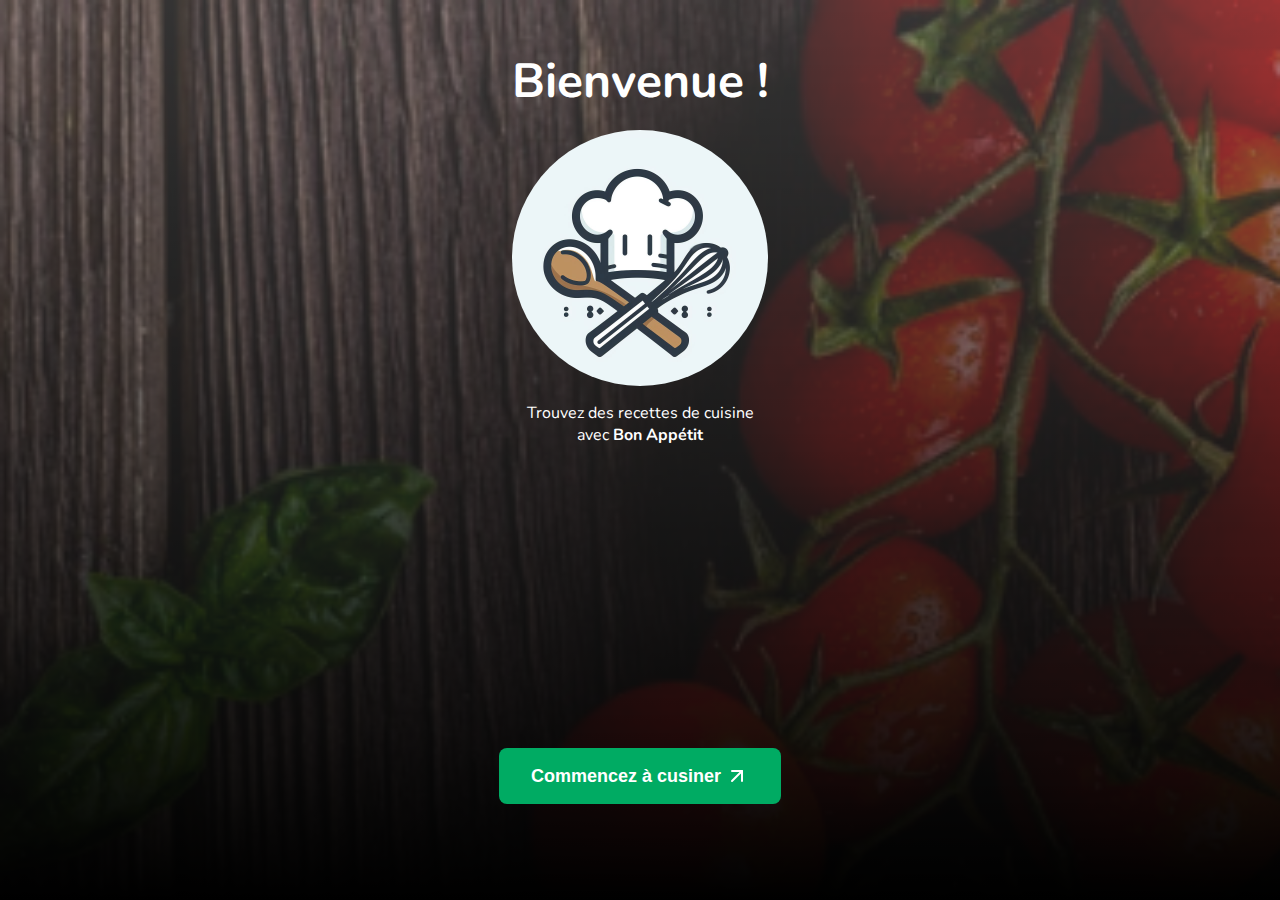
<file: index.html>
<!DOCTYPE html>
<html lang="en">
    <head>
        <meta charset="UTF-8" />
        <meta name="viewport" content="width=device-width, initial-scale=1.0" />
        <meta name="author" content="LACROIX Gary" />
        <meta
            name="description"
            content="Un site internet qui permet de trouver des recettes de cuisine"
        />
        <link rel="icon" href="images/big_logo.png" />
        <link rel="stylesheet" href="style.css" />
        <title>Bon Appétit</title>
    </head>
    <body>
        <div id="gradient">
            <div id="container">
                <div id="top">
                    <h1>Bienvenue !</h1>
                    <img
                        id="logo"
                        src="images/big_logo.png"
                        alt="logo Bon Appétit"
                    />
                    <span
                        >Trouvez des recettes de cuisine <br />
                        avec <b>Bon Appétit</b>
                    </span>
                </div>
                <a href="categories/categories.html">
                    <button>
                        <span>Commencez à cusiner</span>
                        <img
                            src="icons/arrow-up-right.svg"
                            alt="arrow-up-right"
                        />
                    </button>
                </a>
            </div>
        </div>
    </body>
</html>
</file>
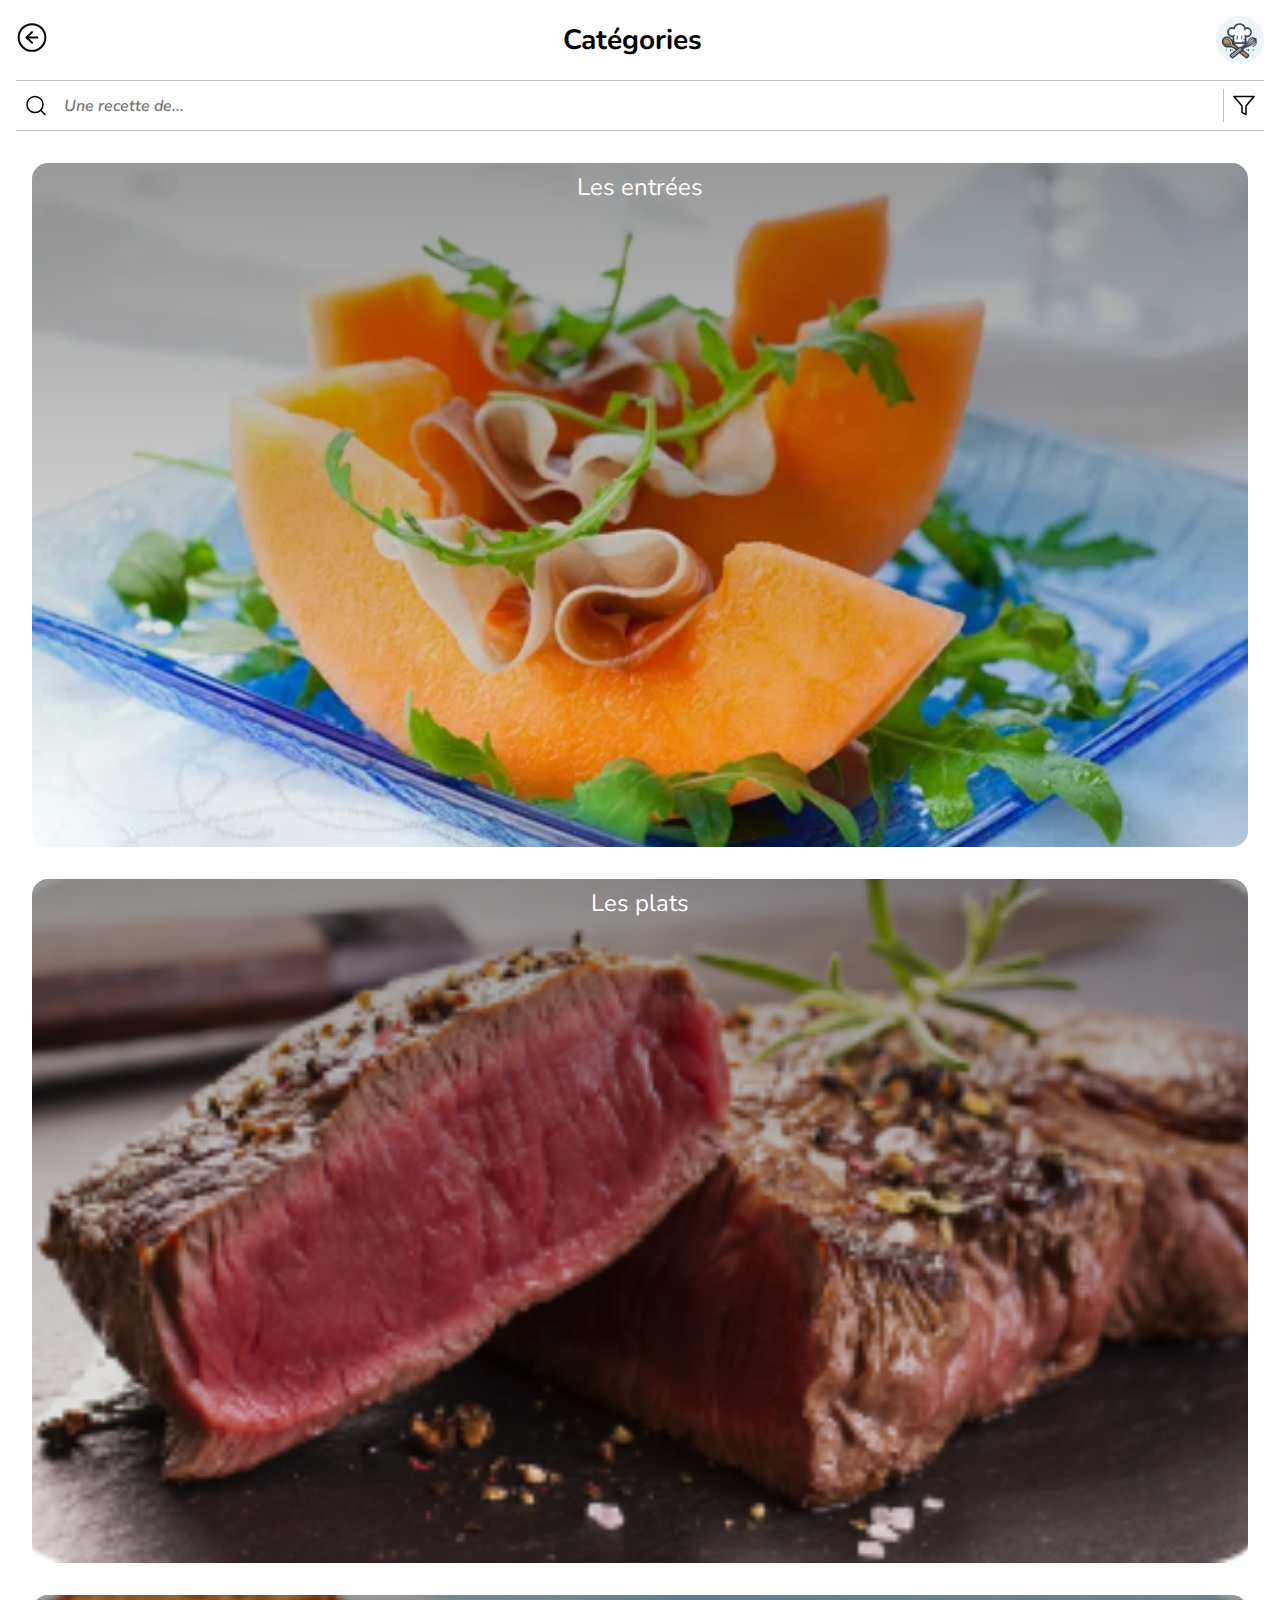
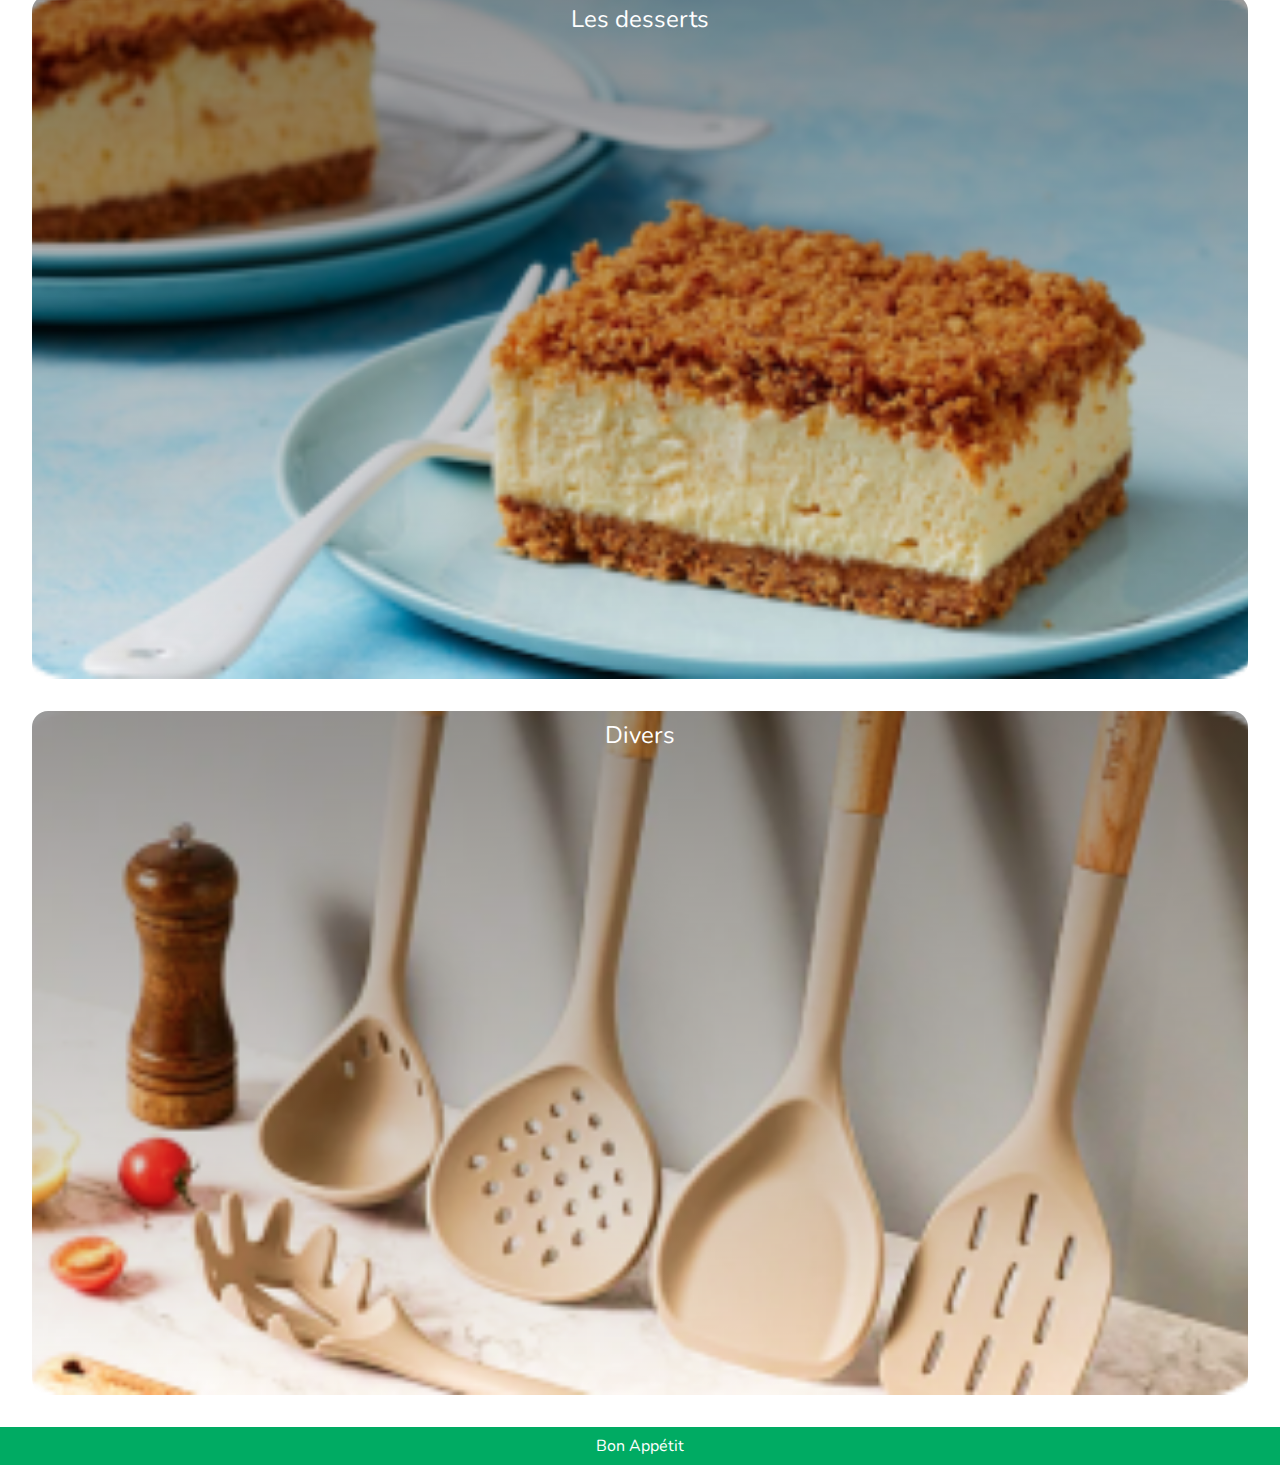
<file: categories/categories.html>
<!DOCTYPE html>
<html lang="en">
    <head>
        <meta charset="UTF-8" />
        <meta name="viewport" content="width=device-width, initial-scale=1.0" />
        <link rel="stylesheet" href="categories.css" />
        <title>Bon Appétit</title>
    </head>
    <body>
        <div id="popup-container">
            <div id="popup">
                <span>Êtes-vous sur de vouloir retourner à l’accueil ?</span>
                <div id="button-container">
                    <a class="button" id="leave" href="../index.html">
                        <button>Retour à l'accueil</button>
                    </a>
                    <a class="button" id="stay" href="">
                        <button>Non, je reste</button>
                    </a>
                </div>
            </div>
        </div>
        <header>
            <div id="menu">
                <a href="../index.html">
                    <img
                        src="../icons/circle-arrow-left.svg"
                        alt="circle-arrow-left"
                    />
                </a>
                <h1>Catégories</h1>
                <img id="logo" src="../images/big_logo.png" alt="logo" />
            </div>
            <div id="search-bar-container">
                <div id="search-bar">
                    <div id="search-zone">
                        <img src="../icons/search.svg" alt="search" />
                        <label for="search"></label>
                        <input
                            type="text"
                            id="search"
                            placeholder="Une recette de..."
                        />
                    </div>
                    <img id="filter" src="../icons/filter.svg" alt="filter" />
                </div>
            </div>
        </header>

        <section id="card-container">
            <div class="card">
                <a href="">
                    <img
                        src="../images/categories/background1.webp"
                        alt="background-image"
                    />
                    <div class="card-content">
                        <span>Les entrées</span>
                    </div>
                </a>
            </div>
            <div class="card">
                <a href="">
                    <img
                        src="../images/categories/background2.webp"
                        alt="background-image"
                    />
                    <div class="card-content">
                        <span>Les plats</span>
                    </div>
                </a>
            </div>
            <div class="card">
                <a href="">
                    <img
                        src="../images/categories/background3.webp"
                        alt="background-image"
                    />
                    <div class="card-content">
                        <span>Les desserts</span>
                    </div>
                </a>
            </div>
            <div class="card">
                <a href="">
                    <img
                        src="../images/categories/background4.webp"
                        alt="background-image"
                    />
                    <div class="card-content">
                        <span>Divers</span>
                    </div>
                </a>
            </div>
        </section>

        <footer>
            <span>Bon Appétit</span>
        </footer>
    </body>
    <script src="../popup.js"></script>
</html>
</file>
<file: style.css>
@import url(global.css);

body {
    height: 100dvh;
    background: url(images/home/background.png);
    background-size: cover;
    color: white;
}

#gradient {
    width: 100%;
    height: 100%;
    background: linear-gradient(rgba(0, 0, 0, 0.2), rgba(0, 0, 0, 1));
}

#container {
    height: 100%;
    display: flex;
    flex-direction: column;
    align-items: center;
    justify-content: space-between;
    padding: 48px 0 96px 0;
}

#top {
    display: flex;
    flex-direction: column;
    align-items: center;
    gap: 16px;
}

h1 {
    font-size: 3rem;
}

#logo {
    width: 256px;
    border-radius: 100%;
}

span {
    text-align: center;
}

button {
    background-color: var(--color-main);
    color: white;
    font-size: 1.125rem;
    border: none;
    padding: 16px 32px;
    border-radius: 8px;
    font-weight: bold;
    display: flex;
    align-items: center;
    justify-content: center;
    gap: 4px;
}
</file>
<file: categories/categories.css>
@import url(../global.css);

#card-container {
    width: 100%;
    height: 100%;
    padding: 32px;
    display: flex;
    flex-direction: column;
    gap: 32px;
}

.card {
    width: 100%;
    padding-bottom: 56.25%; /* Ratio de 16:9 */
    position: relative;
}

.card img {
    position: absolute;
    top: 0;
    left: 0;
    width: 100%;
    height: 100%;
    object-fit: cover;
    border-radius: 16px;
    z-index: -1; /* Placer l'image derrière le contenu */
}

.card-content {
    position: absolute;
    top: 0;
    left: 0;
    width: 100%;
    height: 100%;
    text-align: center;
    padding: 8px 16px;
    color: white;
    border-radius: 16px;
    background: linear-gradient(
        to top,
        rgba(0, 0, 0, 0),
        rgba(0, 0, 0, 0.4)
    ); /* Dégradé sur le contenu */
}

.card-content span {
    font-size: 1.5rem;
}
</file>
